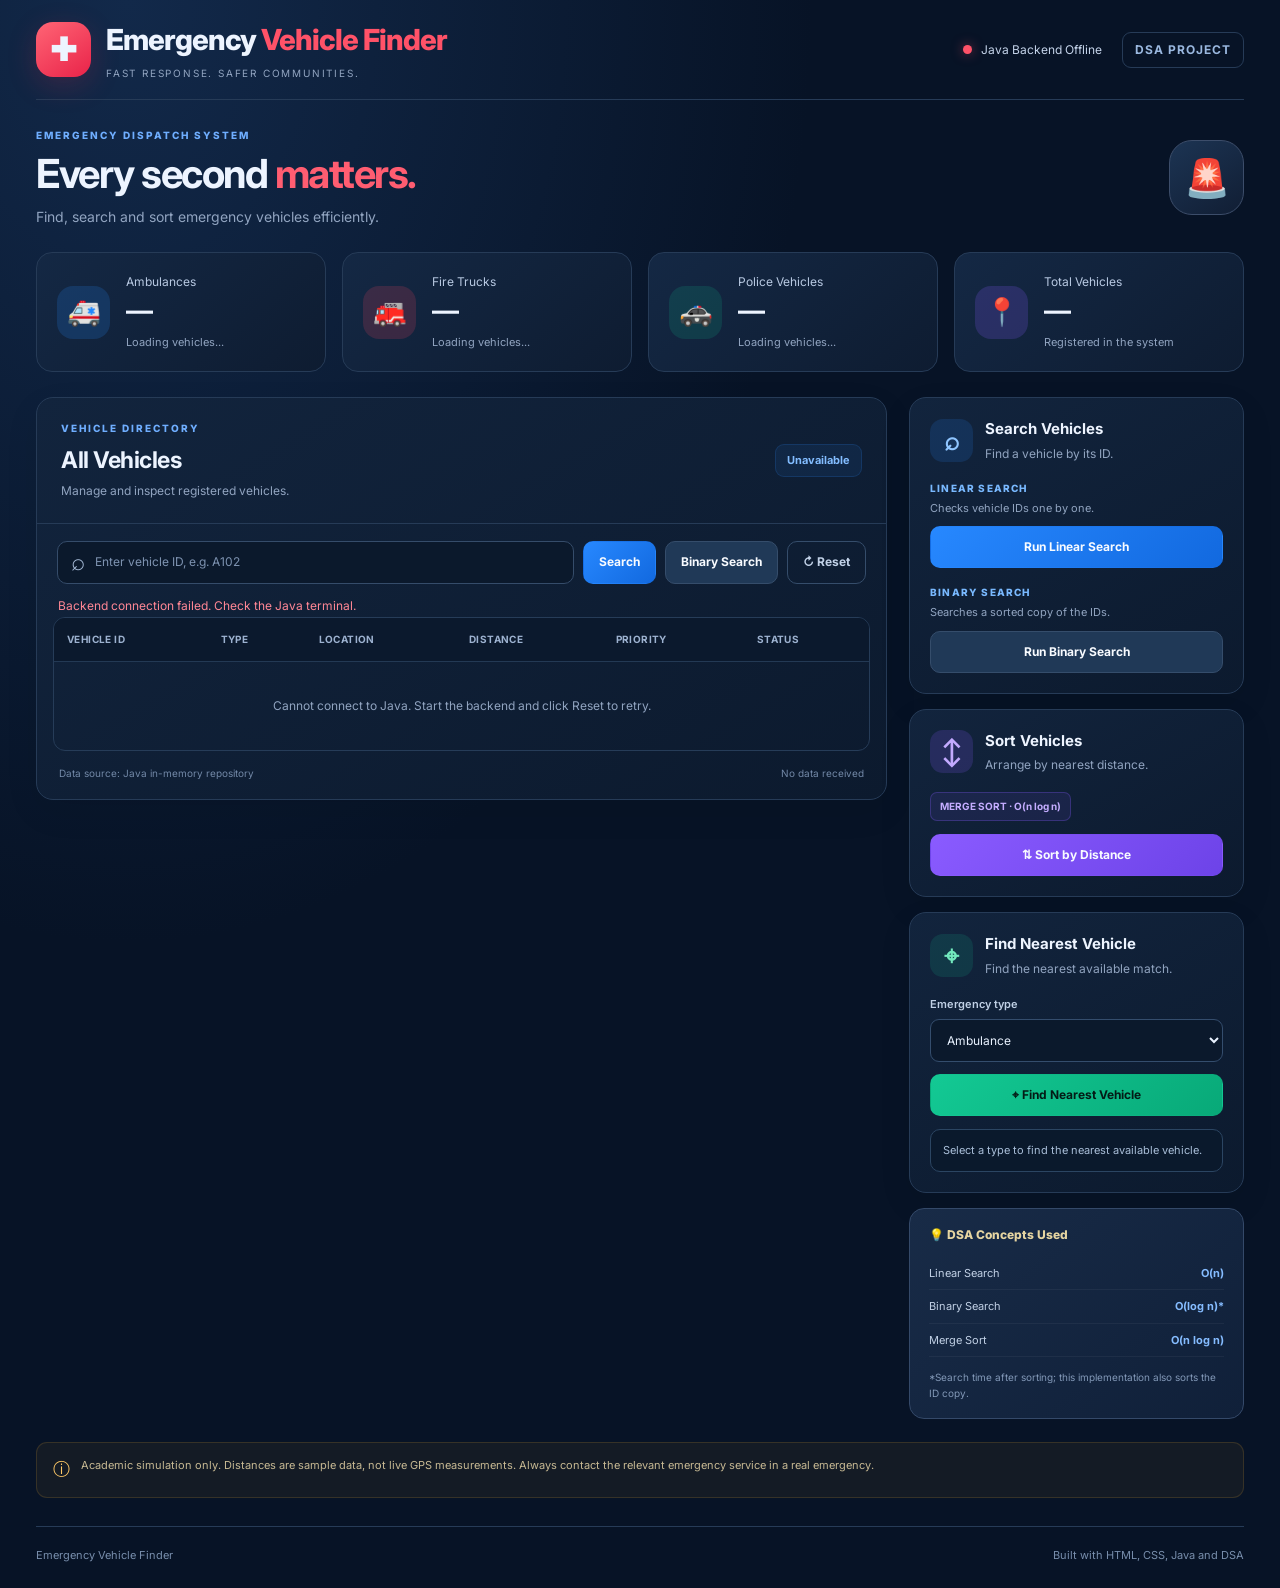
<file: frontend/index.html>
<!DOCTYPE html>
<html lang="en">
<head>
    <meta charset="UTF-8">
    <meta name="viewport" content="width=device-width, initial-scale=1.0">
    <meta name="theme-color" content="#071326">
    <title>Emergency Vehicle Finder | Dispatch Center</title>
    <link rel="stylesheet" href="style.css">
</head>
<body>
    <div class="app-shell">

        <!-- Header -->
        <header class="topbar">
            <a href="#" class="brand">
                <div class="brand-icon">✚</div>
                <div>
                    <h1>Emergency <span>Vehicle Finder</span></h1>
                    <p>FAST RESPONSE. SAFER COMMUNITIES.</p>
                </div>
            </a>

            <div class="header-right">
                <div class="live-indicator">
                    <span class="live-dot"></span>
                    <span id="backendStatus">Connecting to Java...</span>
                </div>
                <div class="header-tag">DSA PROJECT</div>
            </div>
        </header>

        <main>
            <!-- Welcome -->
            <section class="welcome-section">
                <div>
                    <p class="eyebrow">EMERGENCY DISPATCH SYSTEM</p>
                    <h2>Every second <span>matters.</span></h2>
                    <p class="welcome-text">
                        Find, search and sort emergency vehicles efficiently.
                    </p>
                </div>
                <div class="hero-icon" aria-hidden="true">🚨</div>
            </section>

            <!-- Summary cards -->
            <section class="stats-grid" aria-label="Vehicle summary">
                <article class="stat-card blue">
                    <div class="stat-icon">🚑</div>
                    <div>
                        <p>Ambulances</p>
                        <h3 id="ambulanceCount">—</h3>
                        <span id="ambulanceAvailable">Loading vehicles...</span>
                    </div>
                </article>

                <article class="stat-card red">
                    <div class="stat-icon">🚒</div>
                    <div>
                        <p>Fire Trucks</p>
                        <h3 id="fireCount">—</h3>
                        <span id="fireAvailable">Loading vehicles...</span>
                    </div>
                </article>

                <article class="stat-card green">
                    <div class="stat-icon">🚓</div>
                    <div>
                        <p>Police Vehicles</p>
                        <h3 id="policeCount">—</h3>
                        <span id="policeAvailable">Loading vehicles...</span>
                    </div>
                </article>

                <article class="stat-card purple">
                    <div class="stat-icon">📍</div>
                    <div>
                        <p>Total Vehicles</p>
                        <h3 id="totalCount">—</h3>
                        <span>Registered in the system</span>
                    </div>
                </article>
            </section>

            <!-- Main layout -->
            <section class="dashboard-grid">

                <!-- Vehicle table -->
                <section class="panel vehicle-panel">
                    <div class="panel-heading">
                        <div>
                            <p class="eyebrow">VEHICLE DIRECTORY</p>
                            <h2>All Vehicles</h2>
                            <p class="muted">Manage and inspect registered vehicles.</p>
                        </div>
                        <span class="record-count" id="recordCount">0 vehicles</span>
                    </div>

                    <div class="toolbar">
                        <label class="search-input-wrap" for="searchInput">
                            <span aria-hidden="true">⌕</span>
                            <input
                                type="text"
                                id="searchInput"
                                placeholder="Enter vehicle ID, e.g. A102"
                                autocomplete="off"
                            >
                        </label>

                        <button class="btn btn-primary" id="searchButton">
                            Search
                        </button>
                        <button class="btn btn-secondary" id="binarySearchButton">
                            Binary Search
                        </button>
                        <button class="btn btn-ghost" id="resetButton">
                            ↻ Reset
                        </button>
                    </div>

                    <p class="message" id="searchMessage" role="status" aria-live="polite"></p>

                    <div class="table-wrapper">
                        <table>
                            <thead>
                                <tr>
                                    <th>Vehicle ID</th>
                                    <th>Type</th>
                                    <th>Location</th>
                                    <th>Distance</th>
                                    <th>Priority</th>
                                    <th>Status</th>
                                </tr>
                            </thead>
                            <tbody id="vehicleTableBody">
                                <tr>
                                    <td colspan="6" class="empty-state">
                                        Connecting to Java backend...
                                    </td>
                                </tr>
                            </tbody>
                        </table>
                    </div>

                    <div class="table-footer">
                        <span>Data source: Java in-memory repository</span>
                        <span id="tableFooterCount">Waiting for data</span>
                    </div>
                </section>

                <!-- Action panels -->
                <aside class="actions-column">

                    <section class="panel action-panel">
                        <div class="action-heading">
                            <div class="action-icon search-icon">⌕</div>
                            <div>
                                <h3>Search Vehicles</h3>
                                <p class="muted">Find a vehicle by its ID.</p>
                            </div>
                        </div>

                        <div class="algorithm-label">LINEAR SEARCH</div>
                        <p class="small-description">
                            Checks vehicle IDs one by one.
                        </p>
                        <button class="btn btn-primary btn-full" id="linearActionButton">
                            Run Linear Search
                        </button>

                        <div class="algorithm-label second-label">BINARY SEARCH</div>
                        <p class="small-description">
                            Searches a sorted copy of the IDs.
                        </p>
                        <button class="btn btn-secondary btn-full" id="binaryActionButton">
                            Run Binary Search
                        </button>
                    </section>

                    <section class="panel action-panel">
                        <div class="action-heading">
                            <div class="action-icon sort-icon">↕</div>
                            <div>
                                <h3>Sort Vehicles</h3>
                                <p class="muted">Arrange by nearest distance.</p>
                            </div>
                        </div>

                        <div class="algorithm-chip">MERGE SORT · O(n log n)</div>
                        <button class="btn btn-purple btn-full" id="sortButton">
                            ⇅ Sort by Distance
                        </button>
                    </section>

                    <section class="panel action-panel nearest-panel">
                        <div class="action-heading">
                            <div class="action-icon nearest-icon">⌖</div>
                            <div>
                                <h3>Find Nearest Vehicle</h3>
                                <p class="muted">Find the nearest available match.</p>
                            </div>
                        </div>

                        <label class="field-label" for="emergencyType">
                            Emergency type
                        </label>
                        <select id="emergencyType">
                            <option value="Ambulance">Ambulance</option>
                            <option value="Fire Truck">Fire Truck</option>
                            <option value="Police">Police</option>
                        </select>

                        <button class="btn btn-success btn-full" id="findNearestButton">
                            ⌖ Find Nearest Vehicle
                        </button>

                        <div id="recommendationResult" class="recommendation-result"
                             role="status" aria-live="polite">
                            Select a type to find the nearest available vehicle.
                        </div>
                    </section>

                    <section class="info-card">
                        <div class="info-title">💡 DSA Concepts Used</div>
                        <div class="concept-row">
                            <span>Linear Search</span>
                            <span class="complexity">O(n)</span>
                        </div>
                        <div class="concept-row">
                            <span>Binary Search</span>
                            <span class="complexity">O(log n)*</span>
                        </div>
                        <div class="concept-row">
                            <span>Merge Sort</span>
                            <span class="complexity">O(n log n)</span>
                        </div>
                        <p class="info-footnote">
                            *Search time after sorting; this implementation also sorts the ID copy.
                        </p>
                    </section>

                </aside>
            </section>

            <section class="disclaimer">
                <span>ⓘ</span>
                <p>
                    Academic simulation only. Distances are sample data, not live GPS
                    measurements. Always contact the relevant emergency service in a real emergency.
                </p>
            </section>
        </main>

        <footer>
            <span>Emergency Vehicle Finder</span>
            <span>Built with HTML, CSS, Java and DSA</span>
        </footer>
    </div>

    <script src="script.js"></script>
</body>
</html>
</file>
<file: frontend/style.css>
@import url('https://fonts.googleapis.com/css2?family=Inter:wght@400;500;600;700;800&display=swap');

:root {
    --bg: #071326;
    --panel: #101f36;
    --panel-light: #162944;
    --border: #263b57;
    --text: #edf4ff;
    --muted: #91a4c0;
    --blue: #3185f6;
    --purple: #8058f5;
    --green: #13c994;
    --red: #ff5268;
}

* {
    box-sizing: border-box;
    margin: 0;
    padding: 0;
}

body {
    min-height: 100vh;
    background:
        radial-gradient(ellipse at 10% 0%, #12294a 0%, transparent 42%),
        var(--bg);
    color: var(--text);
    font-family: 'Inter', 'Segoe UI', sans-serif;
    font-size: 14px;
    line-height: 1.5;
}

button, input, select {
    font: inherit;
}

button {
    cursor: pointer;
}

button:focus-visible, input:focus-visible, select:focus-visible {
    outline: 2px solid #75b5ff;
    outline-offset: 3px;
}

.app-shell {
    max-width: 1600px;
    margin: 0 auto;
    padding: 0 36px;
}

.topbar {
    min-height: 100px;
    display: flex;
    justify-content: space-between;
    align-items: center;
    gap: 20px;
    border-bottom: 1px solid var(--border);
}

.brand {
    display: flex;
    align-items: center;
    gap: 15px;
    color: inherit;
    text-decoration: none;
}

.brand-icon {
    display: grid;
    place-items: center;
    width: 55px;
    height: 55px;
    border-radius: 17px;
    background: linear-gradient(145deg, #ff6575, #e92349);
    font-size: 32px;
    font-weight: 800;
    box-shadow: 0 8px 30px #f12b4a30;
}

.brand h1 {
    font-size: clamp(20px, 2.5vw, 29px);
    font-weight: 800;
    letter-spacing: -1px;
}

.brand h1 span {
    color: #ff5268;
}

.brand p {
    color: var(--muted);
    font-size: 10px;
    letter-spacing: 1.8px;
    margin-top: 4px;
}

.header-right {
    display: flex;
    align-items: center;
    gap: 20px;
}

.live-indicator, .header-tag {
    display: flex;
    align-items: center;
    gap: 9px;
    color: #c4d3e9;
    font-size: 12px;
}

.live-dot {
    width: 9px;
    height: 9px;
    border-radius: 50%;
    background: var(--green);
    box-shadow: 0 0 12px #13c99480;
}

.live-dot.offline {
    background: var(--red);
    box-shadow: 0 0 12px #ff526880;
}

.header-tag {
    padding: 8px 12px;
    border: 1px solid var(--border);
    border-radius: 9px;
    color: #9ab8df;
    font-weight: 700;
    letter-spacing: 1px;
}

main {
    padding: 28px 0;
}

.welcome-section {
    display: flex;
    justify-content: space-between;
    align-items: center;
    gap: 20px;
    margin-bottom: 25px;
}

.eyebrow {
    color: #6faeff;
    font-size: 10px;
    font-weight: 800;
    letter-spacing: 2px;
    margin-bottom: 7px;
}

.welcome-section h2 {
    font-size: clamp(27px, 3.4vw, 40px);
    letter-spacing: -1.5px;
    line-height: 1.2;
}

.welcome-section h2 span {
    color: #ff5d71;
}

.welcome-text {
    color: var(--muted);
    margin-top: 8px;
}

.hero-icon {
    display: grid;
    place-items: center;
    width: 75px;
    height: 75px;
    flex-shrink: 0;
    border: 1px solid #3c4d6a;
    border-radius: 23px;
    background: linear-gradient(145deg, #1c3453, #111e34);
    font-size: 37px;
}

.stats-grid {
    display: grid;
    grid-template-columns: repeat(4, minmax(0, 1fr));
    gap: 16px;
    margin-bottom: 25px;
}

.stat-card {
    min-height: 118px;
    display: flex;
    align-items: center;
    gap: 16px;
    padding: 20px;
    border: 1px solid var(--border);
    border-radius: 16px;
    background: linear-gradient(140deg, #142844, #0e1c31);
    transition: transform 0.2s, border-color 0.2s;
}

.stat-card:hover {
    transform: translateY(-3px);
    border-color: #486588;
}

.stat-icon {
    width: 53px;
    height: 53px;
    flex-shrink: 0;
    display: grid;
    place-items: center;
    border-radius: 16px;
    font-size: 27px;
}

.stat-card.blue .stat-icon { background: #1d60ad50; }
.stat-card.red .stat-icon { background: #e53f5b30; }
.stat-card.green .stat-icon { background: #13c99424; }
.stat-card.purple .stat-icon { background: #8058f535; }

.stat-card > div:last-child > p {
    color: #b8c9e2;
    font-size: 12px;
}

.stat-card h3 {
    font-size: 27px;
    line-height: 1.3;
    margin: 2px 0;
}

.stat-card span {
    color: var(--muted);
    font-size: 11px;
}

.dashboard-grid {
    display: grid;
    grid-template-columns: minmax(0, 1fr) 335px;
    align-items: start;
    gap: 22px;
}

.panel {
    min-width: 0;
    border: 1px solid var(--border);
    border-radius: 17px;
    background: linear-gradient(150deg, #12243d, #0c1a2e);
    box-shadow: 0 12px 35px #00000012;
}

.vehicle-panel {
    overflow: hidden;
}

.panel-heading {
    padding: 23px 24px;
    display: flex;
    justify-content: space-between;
    align-items: center;
    gap: 15px;
    border-bottom: 1px solid var(--border);
}

.panel-heading h2 {
    font-size: 23px;
    letter-spacing: -0.5px;
}

.muted {
    color: var(--muted);
    font-size: 12px;
    margin-top: 4px;
}

.record-count {
    white-space: nowrap;
    padding: 7px 11px;
    border-radius: 9px;
    color: #83bdff;
    background: #2673d31c;
    border: 1px solid #2673d338;
    font-size: 11px;
    font-weight: 700;
}

.toolbar {
    display: flex;
    align-items: stretch;
    flex-wrap: wrap;
    gap: 9px;
    padding: 17px 20px 5px;
}

.search-input-wrap {
    min-width: 170px;
    flex: 1 1 200px;
    min-height: 43px;
    display: flex;
    align-items: center;
    gap: 10px;
    padding: 0 13px;
    border: 1px solid #354c6a;
    border-radius: 10px;
    background: #0b192c;
}

.search-input-wrap > span {
    font-size: 24px;
    color: #a4b9d5;
}

.search-input-wrap input {
    width: 100%;
    min-width: 0;
    color: var(--text);
    background: transparent;
    border: 0;
    outline: 0;
    font-size: 12px;
}

.search-input-wrap input::placeholder {
    color: #7e93b1;
}

.btn {
    display: inline-flex;
    justify-content: center;
    align-items: center;
    gap: 7px;
    min-height: 42px;
    padding: 10px 15px;
    border: 1px solid transparent;
    border-radius: 10px;
    color: #f8fbff;
    font-size: 12px;
    font-weight: 700;
    white-space: nowrap;
    transition: filter 0.2s, transform 0.2s, background 0.2s;
}

.btn:hover {
    filter: brightness(1.12);
    transform: translateY(-1px);
}

.btn:active {
    transform: translateY(0);
}

.btn:disabled {
    opacity: 0.55;
    cursor: wait;
    transform: none;
}

.btn-primary {
    background: linear-gradient(135deg, #2788ff, #1269df);
}

.btn-secondary {
    background: #203957;
    border-color: #354d6b;
}

.btn-ghost {
    background: transparent;
    border-color: #354d6b;
    color: #c2d2e8;
}

.btn-purple {
    background: linear-gradient(135deg, #8a5bff, #6d43e8);
}

.btn-success {
    background: linear-gradient(135deg, #13c994, #08a978);
    color: #041b16;
}

.btn-full {
    width: 100%;
}

.message {
    min-height: 28px;
    padding: 8px 21px 0;
    color: #82c5ff;
    font-size: 12px;
}

.message.error {
    color: #ff8795;
}

.message.success {
    color: #4de3b4;
}

.table-wrapper {
    overflow-x: auto;
    margin: 0 16px;
    border: 1px solid #263c58;
    border-radius: 12px;
}

table {
    width: 100%;
    border-collapse: collapse;
    text-align: left;
    white-space: nowrap;
}

thead {
    background: #0b192d;
}

th {
    padding: 14px 13px;
    color: #9db2d0;
    font-size: 10px;
    font-weight: 700;
    letter-spacing: 0.4px;
    text-transform: uppercase;
}

td {
    padding: 16px 13px;
    border-top: 1px solid #233954;
    color: #dce7f7;
    font-size: 12px;
}

tbody tr {
    transition: background 0.15s;
}

tbody tr:hover {
    background: #1a304c;
}

.vehicle-id {
    color: #f4f8ff;
    font-weight: 800;
}

.type-badge, .status-badge, .priority-badge {
    display: inline-flex;
    align-items: center;
    padding: 5px 9px;
    border-radius: 7px;
    font-size: 10px;
    font-weight: 700;
}

.type-ambulance {
    color: #8cc4ff;
    background: #2477da25;
}

.type-fire {
    color: #ff929c;
    background: #ff526824;
}

.type-police {
    color: #77e6cf;
    background: #13c99422;
}

.status-available {
    color: #52e5b6;
    background: #13c99420;
}

.status-busy {
    color: #ffc56b;
    background: #ffb13b20;
}

.priority-high {
    color: #ff8c9b;
    background: #ff526822;
}

.priority-medium {
    color: #ffd279;
    background: #ffc04a22;
}

.priority-low {
    color: #68e6b9;
    background: #13c99422;
}

.empty-state {
    padding: 35px 15px;
    color: var(--muted);
    text-align: center;
}

.table-footer {
    display: flex;
    justify-content: space-between;
    flex-wrap: wrap;
    gap: 8px;
    padding: 15px 22px 18px;
    color: #7288a7;
    font-size: 10px;
}

.actions-column {
    display: flex;
    flex-direction: column;
    gap: 15px;
}

.action-panel {
    padding: 20px;
}

.action-heading {
    display: flex;
    align-items: center;
    gap: 12px;
    margin-bottom: 18px;
}

.action-heading h3 {
    font-size: 15px;
}

.action-icon {
    width: 43px;
    height: 43px;
    flex-shrink: 0;
    display: grid;
    place-items: center;
    border-radius: 13px;
    font-size: 26px;
    font-weight: 600;
}

.search-icon { color: #8fc5ff; background: #267be32c; }
.sort-icon { color: #c3aaff; background: #8058f530; }
.nearest-icon { color: #72e8bd; background: #13c99422; }

.algorithm-label {
    margin-bottom: 4px;
    color: #79b9ff;
    font-size: 10px;
    font-weight: 800;
    letter-spacing: 1.2px;
}

.second-label {
    margin-top: 17px;
}

.small-description {
    margin-bottom: 10px;
    color: var(--muted);
    font-size: 11px;
}

.algorithm-chip {
    display: inline-flex;
    margin: 0 0 13px;
    padding: 6px 9px;
    border: 1px solid #8058f54a;
    border-radius: 7px;
    background: #8058f51a;
    color: #c4adff;
    font-size: 10px;
    font-weight: 700;
}

.field-label {
    display: block;
    margin-bottom: 7px;
    color: #c0d0e5;
    font-size: 11px;
    font-weight: 600;
}

select {
    width: 100%;
    min-height: 43px;
    margin-bottom: 12px;
    padding: 0 12px;
    border: 1px solid #344d6d;
    border-radius: 9px;
    color: #e9f2ff;
    background: #0b192c;
    font-size: 12px;
}

select option {
    color: #e9f2ff;
    background: #10213a;
}

.recommendation-result {
    margin-top: 13px;
    padding: 12px;
    border: 1px solid #2b4562;
    border-radius: 10px;
    background: #0a192c;
    color: #a9bed8;
    font-size: 11px;
    overflow-wrap: anywhere;
}

.recommendation-result.success-result {
    border-color: #13c99455;
    color: #80edc9;
    background: #13c9940b;
}

.recommendation-result.error-result {
    border-color: #ff526855;
    color: #ff9aa7;
}

.info-card {
    padding: 17px 19px;
    border: 1px solid #344969;
    border-radius: 15px;
    background: linear-gradient(140deg, #182b47, #102039);
}

.info-title {
    margin-bottom: 13px;
    color: #e6d5a1;
    font-size: 12px;
    font-weight: 800;
}

.concept-row {
    display: flex;
    justify-content: space-between;
    gap: 12px;
    padding: 8px 0;
    border-bottom: 1px solid #ffffff0c;
    color: #c1d0e5;
    font-size: 11px;
}

.complexity {
    color: #85bcff;
    font-weight: 700;
}

.info-footnote {
    margin-top: 12px;
    color: #8298b7;
    font-size: 10px;
    line-height: 1.6;
}

.disclaimer {
    display: flex;
    align-items: flex-start;
    gap: 11px;
    margin-top: 23px;
    padding: 14px 16px;
    border: 1px solid #81652f50;
    border-radius: 11px;
    background: #d99a2310;
    color: #c7b993;
    font-size: 11px;
}

.disclaimer > span {
    color: #ffca67;
    font-size: 17px;
}

footer {
    display: flex;
    justify-content: space-between;
    flex-wrap: wrap;
    gap: 10px;
    padding: 20px 0 25px;
    border-top: 1px solid var(--border);
    color: #788eac;
    font-size: 11px;
}

/* Responsive layout */
@media (max-width: 1150px) {
    .app-shell {
        padding: 0 22px;
    }

    .dashboard-grid {
        grid-template-columns: minmax(0, 1fr) 300px;
        gap: 15px;
    }

    .stats-grid {
        gap: 11px;
    }

    .stat-card {
        padding: 15px;
        gap: 11px;
    }

    .toolbar .btn {
        flex: 1 1 auto;
    }
}

@media (max-width: 900px) {
    .dashboard-grid {
        grid-template-columns: 1fr;
    }

    .actions-column {
        display: grid;
        grid-template-columns: repeat(2, minmax(0, 1fr));
        align-items: start;
    }

    .info-card {
        grid-column: 1 / -1;
    }
}

@media (max-width: 650px) {
    .app-shell {
        padding: 0 13px;
    }

    .topbar {
        min-height: 80px;
    }

    .brand {
        gap: 10px;
    }

    .brand-icon {
        width: 43px;
        height: 43px;
        border-radius: 12px;
        font-size: 25px;
    }

    .brand h1 {
        font-size: 18px;
        letter-spacing: -0.6px;
    }

    .brand p {
        font-size: 8px;
        letter-spacing: 1px;
    }

    .header-right {
        gap: 0;
    }

    .header-tag {
        display: none;
    }

    .live-indicator {
        font-size: 0;
    }

    .live-dot {
        width: 10px;
        height: 10px;
    }

    main {
        padding-top: 22px;
    }

    .welcome-section {
        margin-bottom: 20px;
    }

    .welcome-section h2 {
        font-size: 29px;
    }

    .welcome-text {
        max-width: 260px;
        font-size: 12px;
    }

    .hero-icon {
        width: 53px;
        height: 53px;
        border-radius: 16px;
        font-size: 27px;
    }

    .stats-grid {
        grid-template-columns: repeat(2, minmax(0, 1fr));
        gap: 10px;
        margin-bottom: 18px;
    }

    .stat-card {
        min-height: 100px;
        padding: 12px;
        gap: 10px;
    }

    .stat-icon {
        width: 39px;
        height: 39px;
        border-radius: 11px;
        font-size: 21px;
    }

    .stat-card h3 {
        font-size: 22px;
    }

    .stat-card > div:last-child > p {
        font-size: 11px;
    }

    .stat-card span {
        font-size: 9px;
    }

    .panel-heading {
        padding: 17px;
    }

    .panel-heading h2 {
        font-size: 20px;
    }

    .record-count {
        font-size: 9px;
        padding: 6px 7px;
    }

    .toolbar {
        padding: 13px 13px 4px;
    }

    .search-input-wrap {
        flex-basis: 100%;
    }

    .toolbar .btn {
        flex: 1 1 40%;
        padding: 9px 8px;
        font-size: 11px;
    }

    .table-wrapper {
        margin: 0 10px;
    }

    th, td {
        padding: 13px 11px;
    }

    .table-footer {
        padding: 13px;
    }

    .actions-column {
        grid-template-columns: 1fr;
    }

    .info-card {
        grid-column: auto;
    }

    footer {
        flex-direction: column;
    }
}

@media (prefers-reduced-motion: reduce) {
    *, *::before, *::after {
        scroll-behavior: auto !important;
        transition: none !important;
    }
}
</file>
<file: EmergencyVehicleFinder/frontend/style.css>
@import url('https://fonts.googleapis.com/css2?family=Inter:wght@400;500;600;700;800&display=swap');

:root {
    --bg: #071326;
    --panel: #101f36;
    --panel-light: #162944;
    --border: #263b57;
    --text: #edf4ff;
    --muted: #91a4c0;
    --blue: #3185f6;
    --purple: #8058f5;
    --green: #13c994;
    --red: #ff5268;
}

* {
    box-sizing: border-box;
    margin: 0;
    padding: 0;
}

body {
    min-height: 100vh;
    background:
        radial-gradient(ellipse at 10% 0%, #12294a 0%, transparent 42%),
        var(--bg);
    color: var(--text);
    font-family: 'Inter', 'Segoe UI', sans-serif;
    font-size: 14px;
    line-height: 1.5;
}

button, input, select {
    font: inherit;
}

button {
    cursor: pointer;
}

button:focus-visible, input:focus-visible, select:focus-visible {
    outline: 2px solid #75b5ff;
    outline-offset: 3px;
}

.app-shell {
    max-width: 1600px;
    margin: 0 auto;
    padding: 0 36px;
}

.topbar {
    min-height: 100px;
    display: flex;
    justify-content: space-between;
    align-items: center;
    gap: 20px;
    border-bottom: 1px solid var(--border);
}

.brand {
    display: flex;
    align-items: center;
    gap: 15px;
    color: inherit;
    text-decoration: none;
}

.brand-icon {
    display: grid;
    place-items: center;
    width: 55px;
    height: 55px;
    border-radius: 17px;
    background: linear-gradient(145deg, #ff6575, #e92349);
    font-size: 32px;
    font-weight: 800;
    box-shadow: 0 8px 30px #f12b4a30;
}

.brand h1 {
    font-size: clamp(20px, 2.5vw, 29px);
    font-weight: 800;
    letter-spacing: -1px;
}

.brand h1 span {
    color: #ff5268;
}

.brand p {
    color: var(--muted);
    font-size: 10px;
    letter-spacing: 1.8px;
    margin-top: 4px;
}

.header-right {
    display: flex;
    align-items: center;
    gap: 20px;
}

.live-indicator, .header-tag {
    display: flex;
    align-items: center;
    gap: 9px;
    color: #c4d3e9;
    font-size: 12px;
}

.live-dot {
    width: 9px;
    height: 9px;
    border-radius: 50%;
    background: var(--green);
    box-shadow: 0 0 12px #13c99480;
}

.live-dot.offline {
    background: var(--red);
    box-shadow: 0 0 12px #ff526880;
}

.header-tag {
    padding: 8px 12px;
    border: 1px solid var(--border);
    border-radius: 9px;
    color: #9ab8df;
    font-weight: 700;
    letter-spacing: 1px;
}

main {
    padding: 28px 0;
}

.welcome-section {
    display: flex;
    justify-content: space-between;
    align-items: center;
    gap: 20px;
    margin-bottom: 25px;
}

.eyebrow {
    color: #6faeff;
    font-size: 10px;
    font-weight: 800;
    letter-spacing: 2px;
    margin-bottom: 7px;
}

.welcome-section h2 {
    font-size: clamp(27px, 3.4vw, 40px);
    letter-spacing: -1.5px;
    line-height: 1.2;
}

.welcome-section h2 span {
    color: #ff5d71;
}

.welcome-text {
    color: var(--muted);
    margin-top: 8px;
}

.hero-icon {
    display: grid;
    place-items: center;
    width: 75px;
    height: 75px;
    flex-shrink: 0;
    border: 1px solid #3c4d6a;
    border-radius: 23px;
    background: linear-gradient(145deg, #1c3453, #111e34);
    font-size: 37px;
}

.stats-grid {
    display: grid;
    grid-template-columns: repeat(4, minmax(0, 1fr));
    gap: 16px;
    margin-bottom: 25px;
}

.stat-card {
    min-height: 118px;
    display: flex;
    align-items: center;
    gap: 16px;
    padding: 20px;
    border: 1px solid var(--border);
    border-radius: 16px;
    background: linear-gradient(140deg, #142844, #0e1c31);
    transition: transform 0.2s, border-color 0.2s;
}

.stat-card:hover {
    transform: translateY(-3px);
    border-color: #486588;
}

.stat-icon {
    width: 53px;
    height: 53px;
    flex-shrink: 0;
    display: grid;
    place-items: center;
    border-radius: 16px;
    font-size: 27px;
}

.stat-card.blue .stat-icon { background: #1d60ad50; }
.stat-card.red .stat-icon { background: #e53f5b30; }
.stat-card.green .stat-icon { background: #13c99424; }
.stat-card.purple .stat-icon { background: #8058f535; }

.stat-card > div:last-child > p {
    color: #b8c9e2;
    font-size: 12px;
}

.stat-card h3 {
    font-size: 27px;
    line-height: 1.3;
    margin: 2px 0;
}

.stat-card span {
    color: var(--muted);
    font-size: 11px;
}

.dashboard-grid {
    display: grid;
    grid-template-columns: minmax(0, 1fr) 335px;
    align-items: start;
    gap: 22px;
}

.panel {
    min-width: 0;
    border: 1px solid var(--border);
    border-radius: 17px;
    background: linear-gradient(150deg, #12243d, #0c1a2e);
    box-shadow: 0 12px 35px #00000012;
}

.vehicle-panel {
    overflow: hidden;
}

.panel-heading {
    padding: 23px 24px;
    display: flex;
    justify-content: space-between;
    align-items: center;
    gap: 15px;
    border-bottom: 1px solid var(--border);
}

.panel-heading h2 {
    font-size: 23px;
    letter-spacing: -0.5px;
}

.muted {
    color: var(--muted);
    font-size: 12px;
    margin-top: 4px;
}

.record-count {
    white-space: nowrap;
    padding: 7px 11px;
    border-radius: 9px;
    color: #83bdff;
    background: #2673d31c;
    border: 1px solid #2673d338;
    font-size: 11px;
    font-weight: 700;
}

.toolbar {
    display: flex;
    align-items: stretch;
    flex-wrap: wrap;
    gap: 9px;
    padding: 17px 20px 5px;
}

.search-input-wrap {
    min-width: 170px;
    flex: 1 1 200px;
    min-height: 43px;
    display: flex;
    align-items: center;
    gap: 10px;
    padding: 0 13px;
    border: 1px solid #354c6a;
    border-radius: 10px;
    background: #0b192c;
}

.search-input-wrap > span {
    font-size: 24px;
    color: #a4b9d5;
}

.search-input-wrap input {
    width: 100%;
    min-width: 0;
    color: var(--text);
    background: transparent;
    border: 0;
    outline: 0;
    font-size: 12px;
}

.search-input-wrap input::placeholder {
    color: #7e93b1;
}

.btn {
    display: inline-flex;
    justify-content: center;
    align-items: center;
    gap: 7px;
    min-height: 42px;
    padding: 10px 15px;
    border: 1px solid transparent;
    border-radius: 10px;
    color: #f8fbff;
    font-size: 12px;
    font-weight: 700;
    white-space: nowrap;
    transition: filter 0.2s, transform 0.2s, background 0.2s;
}

.btn:hover {
    filter: brightness(1.12);
    transform: translateY(-1px);
}

.btn:active {
    transform: translateY(0);
}

.btn:disabled {
    opacity: 0.55;
    cursor: wait;
    transform: none;
}

.btn-primary {
    background: linear-gradient(135deg, #2788ff, #1269df);
}

.btn-secondary {
    background: #203957;
    border-color: #354d6b;
}

.btn-ghost {
    background: transparent;
    border-color: #354d6b;
    color: #c2d2e8;
}

.btn-purple {
    background: linear-gradient(135deg, #8a5bff, #6d43e8);
}

.btn-success {
    background: linear-gradient(135deg, #13c994, #08a978);
    color: #041b16;
}

.btn-full {
    width: 100%;
}

.message {
    min-height: 28px;
    padding: 8px 21px 0;
    color: #82c5ff;
    font-size: 12px;
}

.message.error {
    color: #ff8795;
}

.message.success {
    color: #4de3b4;
}

.table-wrapper {
    overflow-x: auto;
    margin: 0 16px;
    border: 1px solid #263c58;
    border-radius: 12px;
}

table {
    width: 100%;
    border-collapse: collapse;
    text-align: left;
    white-space: nowrap;
}

thead {
    background: #0b192d;
}

th {
    padding: 14px 13px;
    color: #9db2d0;
    font-size: 10px;
    font-weight: 700;
    letter-spacing: 0.4px;
    text-transform: uppercase;
}

td {
    padding: 16px 13px;
    border-top: 1px solid #233954;
    color: #dce7f7;
    font-size: 12px;
}

tbody tr {
    transition: background 0.15s;
}

tbody tr:hover {
    background: #1a304c;
}

.vehicle-id {
    color: #f4f8ff;
    font-weight: 800;
}

.type-badge, .status-badge, .priority-badge {
    display: inline-flex;
    align-items: center;
    padding: 5px 9px;
    border-radius: 7px;
    font-size: 10px;
    font-weight: 700;
}

.type-ambulance {
    color: #8cc4ff;
    background: #2477da25;
}

.type-fire {
    color: #ff929c;
    background: #ff526824;
}

.type-police {
    color: #77e6cf;
    background: #13c99422;
}

.status-available {
    color: #52e5b6;
    background: #13c99420;
}

.status-busy {
    color: #ffc56b;
    background: #ffb13b20;
}

.priority-high {
    color: #ff8c9b;
    background: #ff526822;
}

.priority-medium {
    color: #ffd279;
    background: #ffc04a22;
}

.priority-low {
    color: #68e6b9;
    background: #13c99422;
}

.empty-state {
    padding: 35px 15px;
    color: var(--muted);
    text-align: center;
}

.table-footer {
    display: flex;
    justify-content: space-between;
    flex-wrap: wrap;
    gap: 8px;
    padding: 15px 22px 18px;
    color: #7288a7;
    font-size: 10px;
}

.actions-column {
    display: flex;
    flex-direction: column;
    gap: 15px;
}

.action-panel {
    padding: 20px;
}

.action-heading {
    display: flex;
    align-items: center;
    gap: 12px;
    margin-bottom: 18px;
}

.action-heading h3 {
    font-size: 15px;
}

.action-icon {
    width: 43px;
    height: 43px;
    flex-shrink: 0;
    display: grid;
    place-items: center;
    border-radius: 13px;
    font-size: 26px;
    font-weight: 600;
}

.search-icon { color: #8fc5ff; background: #267be32c; }
.sort-icon { color: #c3aaff; background: #8058f530; }
.nearest-icon { color: #72e8bd; background: #13c99422; }

.algorithm-label {
    margin-bottom: 4px;
    color: #79b9ff;
    font-size: 10px;
    font-weight: 800;
    letter-spacing: 1.2px;
}

.second-label {
    margin-top: 17px;
}

.small-description {
    margin-bottom: 10px;
    color: var(--muted);
    font-size: 11px;
}

.algorithm-chip {
    display: inline-flex;
    margin: 0 0 13px;
    padding: 6px 9px;
    border: 1px solid #8058f54a;
    border-radius: 7px;
    background: #8058f51a;
    color: #c4adff;
    font-size: 10px;
    font-weight: 700;
}

.field-label {
    display: block;
    margin-bottom: 7px;
    color: #c0d0e5;
    font-size: 11px;
    font-weight: 600;
}

select {
    width: 100%;
    min-height: 43px;
    margin-bottom: 12px;
    padding: 0 12px;
    border: 1px solid #344d6d;
    border-radius: 9px;
    color: #e9f2ff;
    background: #0b192c;
    font-size: 12px;
}

select option {
    color: #e9f2ff;
    background: #10213a;
}

.recommendation-result {
    margin-top: 13px;
    padding: 12px;
    border: 1px solid #2b4562;
    border-radius: 10px;
    background: #0a192c;
    color: #a9bed8;
    font-size: 11px;
    overflow-wrap: anywhere;
}

.recommendation-result.success-result {
    border-color: #13c99455;
    color: #80edc9;
    background: #13c9940b;
}

.recommendation-result.error-result {
    border-color: #ff526855;
    color: #ff9aa7;
}

.info-card {
    padding: 17px 19px;
    border: 1px solid #344969;
    border-radius: 15px;
    background: linear-gradient(140deg, #182b47, #102039);
}

.info-title {
    margin-bottom: 13px;
    color: #e6d5a1;
    font-size: 12px;
    font-weight: 800;
}

.concept-row {
    display: flex;
    justify-content: space-between;
    gap: 12px;
    padding: 8px 0;
    border-bottom: 1px solid #ffffff0c;
    color: #c1d0e5;
    font-size: 11px;
}

.complexity {
    color: #85bcff;
    font-weight: 700;
}

.info-footnote {
    margin-top: 12px;
    color: #8298b7;
    font-size: 10px;
    line-height: 1.6;
}

.disclaimer {
    display: flex;
    align-items: flex-start;
    gap: 11px;
    margin-top: 23px;
    padding: 14px 16px;
    border: 1px solid #81652f50;
    border-radius: 11px;
    background: #d99a2310;
    color: #c7b993;
    font-size: 11px;
}

.disclaimer > span {
    color: #ffca67;
    font-size: 17px;
}

footer {
    display: flex;
    justify-content: space-between;
    flex-wrap: wrap;
    gap: 10px;
    padding: 20px 0 25px;
    border-top: 1px solid var(--border);
    color: #788eac;
    font-size: 11px;
}

/* Responsive layout */
@media (max-width: 1150px) {
    .app-shell {
        padding: 0 22px;
    }

    .dashboard-grid {
        grid-template-columns: minmax(0, 1fr) 300px;
        gap: 15px;
    }

    .stats-grid {
        gap: 11px;
    }

    .stat-card {
        padding: 15px;
        gap: 11px;
    }

    .toolbar .btn {
        flex: 1 1 auto;
    }
}

@media (max-width: 900px) {
    .dashboard-grid {
        grid-template-columns: 1fr;
    }

    .actions-column {
        display: grid;
        grid-template-columns: repeat(2, minmax(0, 1fr));
        align-items: start;
    }

    .info-card {
        grid-column: 1 / -1;
    }
}

@media (max-width: 650px) {
    .app-shell {
        padding: 0 13px;
    }

    .topbar {
        min-height: 80px;
    }

    .brand {
        gap: 10px;
    }

    .brand-icon {
        width: 43px;
        height: 43px;
        border-radius: 12px;
        font-size: 25px;
    }

    .brand h1 {
        font-size: 18px;
        letter-spacing: -0.6px;
    }

    .brand p {
        font-size: 8px;
        letter-spacing: 1px;
    }

    .header-right {
        gap: 0;
    }

    .header-tag {
        display: none;
    }

    .live-indicator {
        font-size: 0;
    }

    .live-dot {
        width: 10px;
        height: 10px;
    }

    main {
        padding-top: 22px;
    }

    .welcome-section {
        margin-bottom: 20px;
    }

    .welcome-section h2 {
        font-size: 29px;
    }

    .welcome-text {
        max-width: 260px;
        font-size: 12px;
    }

    .hero-icon {
        width: 53px;
        height: 53px;
        border-radius: 16px;
        font-size: 27px;
    }

    .stats-grid {
        grid-template-columns: repeat(2, minmax(0, 1fr));
        gap: 10px;
        margin-bottom: 18px;
    }

    .stat-card {
        min-height: 100px;
        padding: 12px;
        gap: 10px;
    }

    .stat-icon {
        width: 39px;
        height: 39px;
        border-radius: 11px;
        font-size: 21px;
    }

    .stat-card h3 {
        font-size: 22px;
    }

    .stat-card > div:last-child > p {
        font-size: 11px;
    }

    .stat-card span {
        font-size: 9px;
    }

    .panel-heading {
        padding: 17px;
    }

    .panel-heading h2 {
        font-size: 20px;
    }

    .record-count {
        font-size: 9px;
        padding: 6px 7px;
    }

    .toolbar {
        padding: 13px 13px 4px;
    }

    .search-input-wrap {
        flex-basis: 100%;
    }

    .toolbar .btn {
        flex: 1 1 40%;
        padding: 9px 8px;
        font-size: 11px;
    }

    .table-wrapper {
        margin: 0 10px;
    }

    th, td {
        padding: 13px 11px;
    }

    .table-footer {
        padding: 13px;
    }

    .actions-column {
        grid-template-columns: 1fr;
    }

    .info-card {
        grid-column: auto;
    }

    footer {
        flex-direction: column;
    }
}

@media (prefers-reduced-motion: reduce) {
    *, *::before, *::after {
        scroll-behavior: auto !important;
        transition: none !important;
    }
}
</file>
